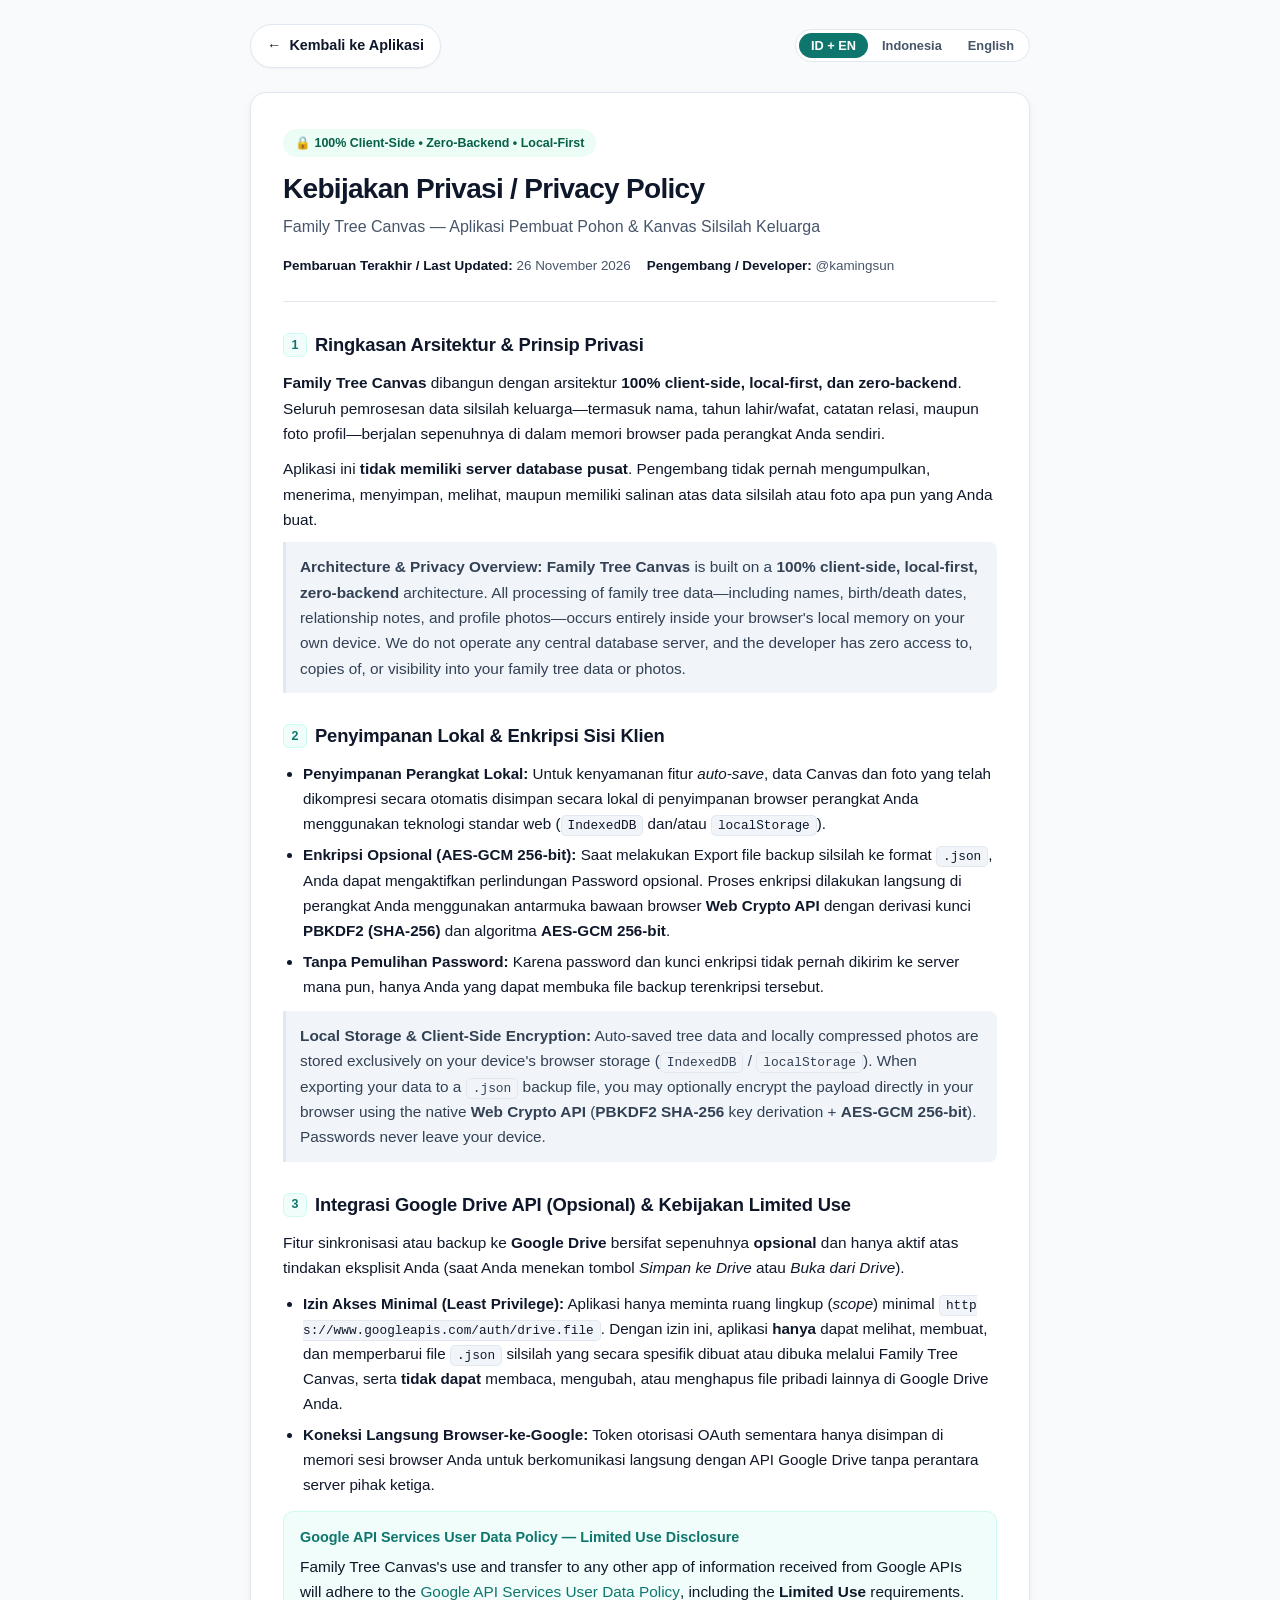
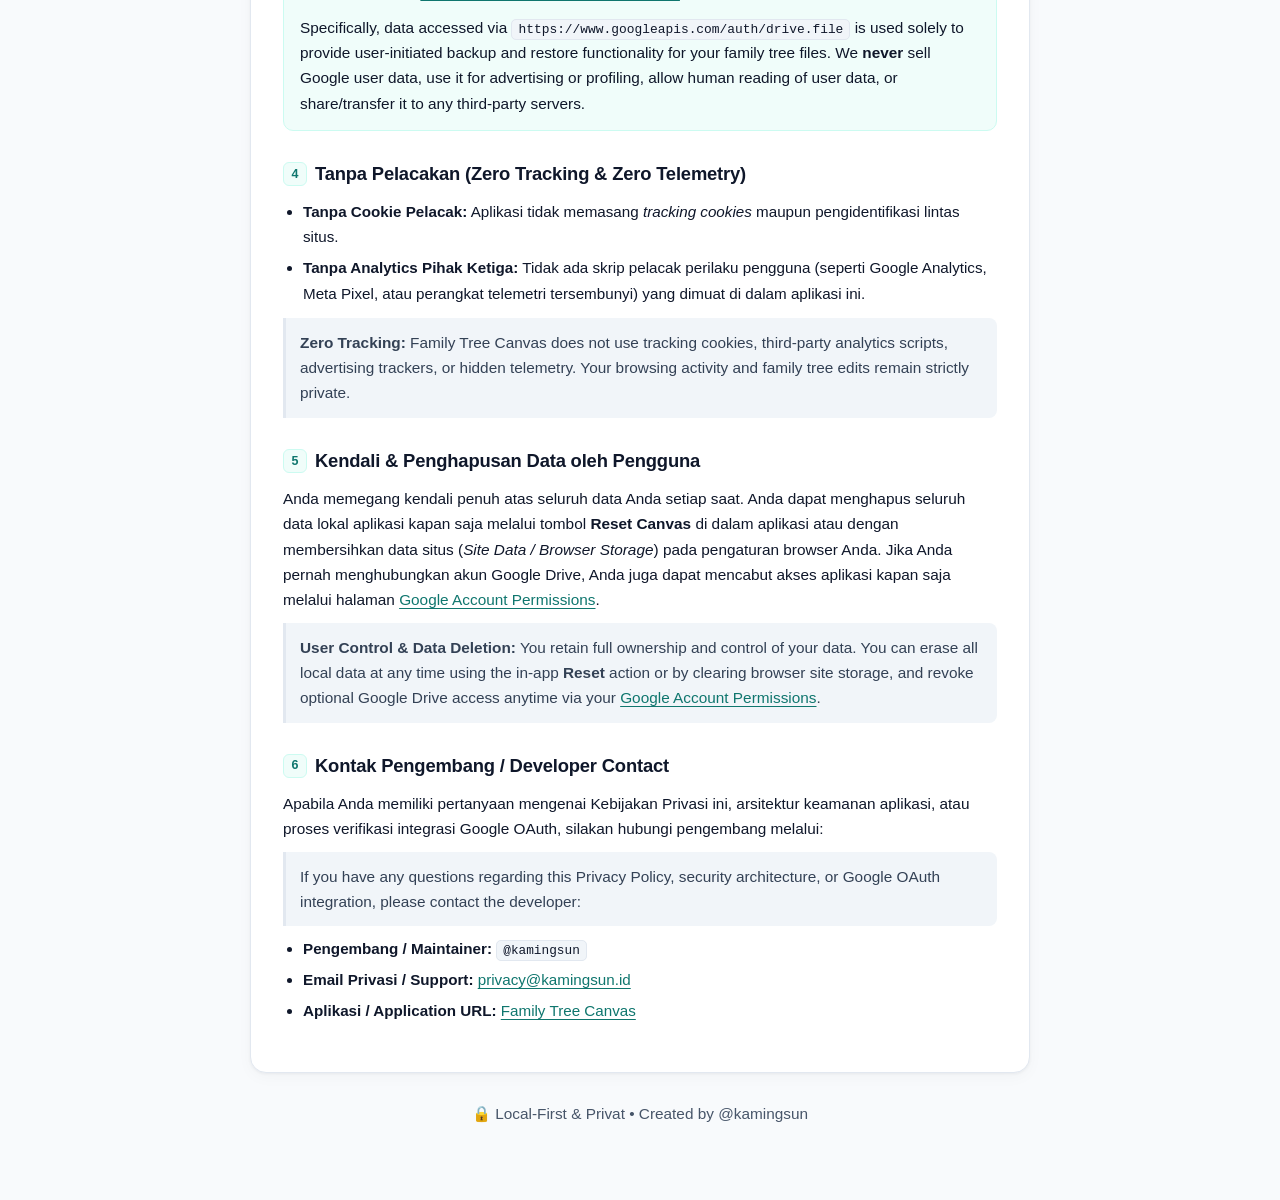
<file: privacy.html>
<!DOCTYPE html>
<html lang="id">
<head>
  <meta charset="UTF-8" />
  <meta name="viewport" content="width=device-width, initial-scale=1.0" />
  <meta name="description" content="Kebijakan Privasi (Privacy Policy) untuk Family Tree Canvas — Aplikasi silsilah keluarga 100% client-side, local-first, dan zero-backend." />
  <meta name="robots" content="index, follow" />
  <title>Kebijakan Privasi / Privacy Policy — Family Tree Canvas</title>
  <style>
    :root {
      --bg: #f8fafc;
      --surface: #ffffff;
      --surface-subtle: #f1f5f9;
      --text: #0f172a;
      --text-muted: #475569;
      --text-en: #334155;
      --border: #e2e8f0;
      --primary: #0f766e;
      --primary-hover: #115e59;
      --primary-soft: #f0fdfa;
      --primary-border: #ccfbf1;
      --badge-bg: #ecfdf5;
      --badge-text: #065f46;
      --code-bg: #f1f5f9;
      --shadow: 0 1px 3px rgba(15, 23, 42, 0.05), 0 4px 16px rgba(15, 23, 42, 0.03);
    }

    @media (prefers-color-scheme: dark) {
      :root {
        --bg: #0b1120;
        --surface: #111827;
        --surface-subtle: #1e293b;
        --text: #f8fafc;
        --text-muted: #94a3b8;
        --text-en: #cbd5e1;
        --border: #1e293b;
        --primary: #2dd4bf;
        --primary-hover: #5eead4;
        --primary-soft: rgba(45, 212, 191, 0.08);
        --primary-border: rgba(45, 212, 191, 0.22);
        --badge-bg: rgba(16, 185, 129, 0.14);
        --badge-text: #6ee7b7;
        --code-bg: #1e293b;
        --shadow: 0 4px 20px rgba(0, 0, 0, 0.35);
      }
    }

    * {
      box-sizing: border-box;
      margin: 0;
      padding: 0;
    }

    html {
      font-family: -apple-system, BlinkMacSystemFont, "Segoe UI", Roboto, Inter, Helvetica, Arial, sans-serif;
      line-height: 1.65;
      color: var(--text);
      background-color: var(--bg);
      -webkit-font-smoothing: antialiased;
    }

    body {
      padding: 24px 16px 64px;
    }

    .container {
      max-width: 780px;
      margin: 0 auto;
    }

    /* Navigasi Atas */
    .topbar {
      display: flex;
      flex-wrap: wrap;
      align-items: center;
      justify-content: space-between;
      gap: 12px;
      margin-bottom: 24px;
    }

    .btn-back {
      display: inline-flex;
      align-items: center;
      gap: 8px;
      padding: 9px 16px;
      font-size: 0.9rem;
      font-weight: 600;
      color: var(--text);
      background: var(--surface);
      border: 1px solid var(--border);
      border-radius: 999px;
      text-decoration: none;
      box-shadow: 0 1px 2px rgba(0, 0, 0, 0.04);
      transition: border-color 0.15s ease, transform 0.15s ease, color 0.15s ease;
    }

    .btn-back:hover {
      border-color: var(--primary);
      color: var(--primary);
      transform: translateY(-1px);
    }

    .lang-switch {
      display: inline-flex;
      background: var(--surface);
      border: 1px solid var(--border);
      border-radius: 999px;
      padding: 3px;
      gap: 2px;
    }

    .lang-btn {
      border: none;
      background: transparent;
      color: var(--text-muted);
      font-size: 0.8rem;
      font-weight: 600;
      padding: 5px 12px;
      border-radius: 999px;
      cursor: pointer;
      transition: background 0.15s ease, color 0.15s ease;
    }

    .lang-btn.active {
      background: var(--primary);
      color: #ffffff;
    }

    @media (prefers-color-scheme: dark) {
      .lang-btn.active {
        color: #042f2e;
      }
    }

    /* Kartu Utama Dokumen */
    .card {
      background: var(--surface);
      border: 1px solid var(--border);
      border-radius: 16px;
      padding: 36px 32px;
      box-shadow: var(--shadow);
    }

    @media (max-width: 600px) {
      .card {
        padding: 24px 20px;
        border-radius: 12px;
      }
    }

    .header {
      border-bottom: 1px solid var(--border);
      padding-bottom: 24px;
      margin-bottom: 28px;
    }

    .pill {
      display: inline-flex;
      align-items: center;
      gap: 6px;
      font-size: 0.78rem;
      font-weight: 600;
      padding: 4px 12px;
      border-radius: 999px;
      background: var(--badge-bg);
      color: var(--badge-text);
      margin-bottom: 14px;
    }

    h1 {
      font-size: 1.75rem;
      font-weight: 800;
      letter-spacing: -0.025em;
      line-height: 1.25;
      margin-bottom: 8px;
    }

    .subtitle {
      font-size: 1rem;
      color: var(--text-muted);
      margin-bottom: 14px;
    }

    .meta {
      display: flex;
      flex-wrap: wrap;
      gap: 16px;
      font-size: 0.84rem;
      color: var(--text-muted);
    }

    .meta strong {
      color: var(--text);
      font-weight: 600;
    }

    /* Bagian Konten */
    section {
      margin-bottom: 28px;
    }

    section:last-of-type {
      margin-bottom: 0;
    }

    h2 {
      font-size: 1.15rem;
      font-weight: 700;
      letter-spacing: -0.01em;
      margin-bottom: 10px;
      display: flex;
      align-items: center;
      gap: 8px;
    }

    .sec-num {
      display: inline-flex;
      align-items: center;
      justify-content: center;
      width: 24px;
      height: 24px;
      font-size: 0.78rem;
      font-weight: 700;
      border-radius: 6px;
      background: var(--primary-soft);
      color: var(--primary);
      border: 1px solid var(--primary-border);
      flex-shrink: 0;
    }

    p {
      font-size: 0.96rem;
      margin-bottom: 10px;
    }

    ul {
      padding-left: 20px;
      margin-bottom: 12px;
    }

    li {
      font-size: 0.95rem;
      margin-bottom: 6px;
    }

    .en-block {
      margin-top: 10px;
      padding: 12px 14px;
      background: var(--surface-subtle);
      border-left: 3px solid var(--border);
      border-radius: 0 8px 8px 0;
      font-size: 0.9rem;
      color: var(--text-en);
    }

    .en-block p:last-child,
    .en-block ul:last-child {
      margin-bottom: 0;
    }

    .callout {
      margin: 14px 0;
      padding: 14px 16px;
      background: var(--primary-soft);
      border: 1px solid var(--primary-border);
      border-radius: 10px;
      font-size: 0.92rem;
    }

    .callout-title {
      font-weight: 700;
      color: var(--primary);
      margin-bottom: 4px;
      font-size: 0.9rem;
    }

    code {
      font-family: ui-monospace, SFMono-Regular, Menlo, Monaco, Consolas, monospace;
      font-size: 0.84em;
      padding: 2px 6px;
      border-radius: 5px;
      background: var(--code-bg);
      border: 1px solid var(--border);
      word-break: break-all;
    }

    a.link {
      color: var(--primary);
      text-decoration: underline;
      text-underline-offset: 3px;
      font-weight: 500;
    }

    a.link:hover {
      color: var(--primary-hover);
    }

    /* Mode Filter Bahasa */
    body.mode-id .en-block,
    body.mode-id [data-lang="en"] {
      display: none;
    }

    body.mode-en [data-lang="id"] {
      display: none;
    }

    body.mode-en .en-block {
      background: transparent;
      border-left: none;
      padding: 0;
      margin-top: 0;
      font-size: 0.96rem;
      color: var(--text);
    }

    /* Footer */
    .footer {
      margin-top: 28px;
      text-align: center;
      font-size: 0.84rem;
      color: var(--text-muted);
    }
  </style>
</head>
<body>
  <div class="container">
    <!-- Navigasi Atas -->
    <nav class="topbar" aria-label="Navigasi Halaman">
      <a href="./index.html" class="btn-back">
        <span aria-hidden="true">←</span>
        <span>Kembali ke Aplikasi</span>
      </a>

      <div class="lang-switch" role="group" aria-label="Pilih Bahasa">
        <button type="button" class="lang-btn active" data-set-lang="all">ID + EN</button>
        <button type="button" class="lang-btn" data-set-lang="id">Indonesia</button>
        <button type="button" class="lang-btn" data-set-lang="en">English</button>
      </div>
    </nav>

    <!-- Konten Utama -->
    <main class="card">
      <header class="header">
        <div class="pill">🔒 100% Client-Side • Zero-Backend • Local-First</div>
        <h1>Kebijakan Privasi / Privacy Policy</h1>
        <p class="subtitle">Family Tree Canvas — Aplikasi Pembuat Pohon &amp; Kanvas Silsilah Keluarga</p>
        <div class="meta">
          <span><strong>Pembaruan Terakhir / Last Updated:</strong> 26 November 2026</span>
          <span><strong>Pengembang / Developer:</strong> @kamingsun</span>
        </div>
      </header>

      <!-- Bagian 1 -->
      <section>
        <h2><span class="sec-num">1</span> Ringkasan Arsitektur &amp; Prinsip Privasi</h2>
        <div data-lang="id">
          <p>
            <strong>Family Tree Canvas</strong> dibangun dengan arsitektur <strong>100% client-side, local-first, dan zero-backend</strong>. Seluruh pemrosesan data silsilah keluarga—termasuk nama, tahun lahir/wafat, catatan relasi, maupun foto profil—berjalan sepenuhnya di dalam memori browser pada perangkat Anda sendiri.
          </p>
          <p>
            Aplikasi ini <strong>tidak memiliki server database pusat</strong>. Pengembang tidak pernah mengumpulkan, menerima, menyimpan, melihat, maupun memiliki salinan atas data silsilah atau foto apa pun yang Anda buat.
          </p>
        </div>
        <div class="en-block">
          <p>
            <strong>Architecture &amp; Privacy Overview:</strong> <strong>Family Tree Canvas</strong> is built on a <strong>100% client-side, local-first, zero-backend</strong> architecture. All processing of family tree data—including names, birth/death dates, relationship notes, and profile photos—occurs entirely inside your browser's local memory on your own device. We do not operate any central database server, and the developer has zero access to, copies of, or visibility into your family tree data or photos.
          </p>
        </div>
      </section>

      <!-- Bagian 2 -->
      <section>
        <h2><span class="sec-num">2</span> Penyimpanan Lokal &amp; Enkripsi Sisi Klien</h2>
        <div data-lang="id">
          <ul>
            <li><strong>Penyimpanan Perangkat Lokal:</strong> Untuk kenyamanan fitur <em>auto-save</em>, data Canvas dan foto yang telah dikompresi secara otomatis disimpan secara lokal di penyimpanan browser perangkat Anda menggunakan teknologi standar web (<code>IndexedDB</code> dan/atau <code>localStorage</code>).</li>
            <li><strong>Enkripsi Opsional (AES-GCM 256-bit):</strong> Saat melakukan Export file backup silsilah ke format <code>.json</code>, Anda dapat mengaktifkan perlindungan Password opsional. Proses enkripsi dilakukan langsung di perangkat Anda menggunakan antarmuka bawaan browser <strong>Web Crypto API</strong> dengan derivasi kunci <strong>PBKDF2 (SHA-256)</strong> dan algoritma <strong>AES-GCM 256-bit</strong>.</li>
            <li><strong>Tanpa Pemulihan Password:</strong> Karena password dan kunci enkripsi tidak pernah dikirim ke server mana pun, hanya Anda yang dapat membuka file backup terenkripsi tersebut.</li>
          </ul>
        </div>
        <div class="en-block">
          <p>
            <strong>Local Storage &amp; Client-Side Encryption:</strong> Auto-saved tree data and locally compressed photos are stored exclusively on your device's browser storage (<code>IndexedDB</code> / <code>localStorage</code>). When exporting your data to a <code>.json</code> backup file, you may optionally encrypt the payload directly in your browser using the native <strong>Web Crypto API</strong> (<strong>PBKDF2 SHA-256</strong> key derivation + <strong>AES-GCM 256-bit</strong>). Passwords never leave your device.
          </p>
        </div>
      </section>

      <!-- Bagian 3 -->
      <section>
        <h2><span class="sec-num">3</span> Integrasi Google Drive API (Opsional) &amp; Kebijakan Limited Use</h2>
        <div data-lang="id">
          <p>
            Fitur sinkronisasi atau backup ke <strong>Google Drive</strong> bersifat sepenuhnya <strong>opsional</strong> dan hanya aktif atas tindakan eksplisit Anda (saat Anda menekan tombol <em>Simpan ke Drive</em> atau <em>Buka dari Drive</em>).
          </p>
          <ul>
            <li><strong>Izin Akses Minimal (Least Privilege):</strong> Aplikasi hanya meminta ruang lingkup (<em>scope</em>) minimal <code>https://www.googleapis.com/auth/drive.file</code>. Dengan izin ini, aplikasi <strong>hanya</strong> dapat melihat, membuat, dan memperbarui file <code>.json</code> silsilah yang secara spesifik dibuat atau dibuka melalui Family Tree Canvas, serta <strong>tidak dapat</strong> membaca, mengubah, atau menghapus file pribadi lainnya di Google Drive Anda.</li>
            <li><strong>Koneksi Langsung Browser-ke-Google:</strong> Token otorisasi OAuth sementara hanya disimpan di memori sesi browser Anda untuk berkomunikasi langsung dengan API Google Drive tanpa perantara server pihak ketiga.</li>
          </ul>
        </div>

        <div class="callout">
          <div class="callout-title">Google API Services User Data Policy — Limited Use Disclosure</div>
          <p>
            Family Tree Canvas's use and transfer to any other app of information received from Google APIs will adhere to the
            <a class="link" href="https://developers.google.com/terms/api-services-user-data-policy" target="_blank" rel="noopener noreferrer">Google API Services User Data Policy</a>,
            including the <strong>Limited Use</strong> requirements.
          </p>
          <p style="margin-bottom: 0;">
            Specifically, data accessed via <code>https://www.googleapis.com/auth/drive.file</code> is used solely to provide user-initiated backup and restore functionality for your family tree files. We <strong>never</strong> sell Google user data, use it for advertising or profiling, allow human reading of user data, or share/transfer it to any third-party servers.
          </p>
        </div>
      </section>

      <!-- Bagian 4 -->
      <section>
        <h2><span class="sec-num">4</span> Tanpa Pelacakan (Zero Tracking &amp; Zero Telemetry)</h2>
        <div data-lang="id">
          <ul>
            <li><strong>Tanpa Cookie Pelacak:</strong> Aplikasi tidak memasang <em>tracking cookies</em> maupun pengidentifikasi lintas situs.</li>
            <li><strong>Tanpa Analytics Pihak Ketiga:</strong> Tidak ada skrip pelacak perilaku pengguna (seperti Google Analytics, Meta Pixel, atau perangkat telemetri tersembunyi) yang dimuat di dalam aplikasi ini.</li>
          </ul>
        </div>
        <div class="en-block">
          <p>
            <strong>Zero Tracking:</strong> Family Tree Canvas does not use tracking cookies, third-party analytics scripts, advertising trackers, or hidden telemetry. Your browsing activity and family tree edits remain strictly private.
          </p>
        </div>
      </section>

      <!-- Bagian 5 -->
      <section>
        <h2><span class="sec-num">5</span> Kendali &amp; Penghapusan Data oleh Pengguna</h2>
        <div data-lang="id">
          <p>
            Anda memegang kendali penuh atas seluruh data Anda setiap saat. Anda dapat menghapus seluruh data lokal aplikasi kapan saja melalui tombol <strong>Reset Canvas</strong> di dalam aplikasi atau dengan membersihkan data situs (<em>Site Data / Browser Storage</em>) pada pengaturan browser Anda. Jika Anda pernah menghubungkan akun Google Drive, Anda juga dapat mencabut akses aplikasi kapan saja melalui halaman <a class="link" href="https://myaccount.google.com/permissions" target="_blank" rel="noopener noreferrer">Google Account Permissions</a>.
          </p>
        </div>
        <div class="en-block">
          <p>
            <strong>User Control &amp; Data Deletion:</strong> You retain full ownership and control of your data. You can erase all local data at any time using the in-app <strong>Reset</strong> action or by clearing browser site storage, and revoke optional Google Drive access anytime via your <a class="link" href="https://myaccount.google.com/permissions" target="_blank" rel="noopener noreferrer">Google Account Permissions</a>.
          </p>
        </div>
      </section>

      <!-- Bagian 6 -->
      <section>
        <h2><span class="sec-num">6</span> Kontak Pengembang / Developer Contact</h2>
        <div data-lang="id">
          <p>
            Apabila Anda memiliki pertanyaan mengenai Kebijakan Privasi ini, arsitektur keamanan aplikasi, atau proses verifikasi integrasi Google OAuth, silakan hubungi pengembang melalui:
          </p>
        </div>
        <div class="en-block" style="margin-bottom: 10px;">
          <p>
            If you have any questions regarding this Privacy Policy, security architecture, or Google OAuth integration, please contact the developer:
          </p>
        </div>
        <ul>
          <li><strong>Pengembang / Maintainer:</strong> <code>@kamingsun</code></li>
          <li><strong>Email Privasi / Support:</strong> <a class="link" href="mailto:privacy@kamingsun.id">privacy@kamingsun.id</a></li>
          <li><strong>Aplikasi / Application URL:</strong> <a class="link" href="./index.html">Family Tree Canvas</a></li>
        </ul>
      </section>
    </main>

    <footer class="footer">
      <p>🔒 Local-First &amp; Privat • Created by @kamingsun</p>
    </footer>
  </div>

  <!-- Pengalih Bahasa Ringan Inline -->
  <script>
    (function () {
      var buttons = document.querySelectorAll('[data-set-lang]');
      for (var i = 0; i < buttons.length; i++) {
        buttons[i].addEventListener('click', function () {
          var mode = this.getAttribute('data-set-lang');
          document.body.classList.remove('mode-id', 'mode-en');
          if (mode === 'id') document.body.classList.add('mode-id');
          if (mode === 'en') document.body.classList.add('mode-en');

          for (var j = 0; j < buttons.length; j++) {
            buttons[j].classList.remove('active');
          }
          this.classList.add('active');
        });
      }
    })();
  </script>
</body>
</html>
</file>
